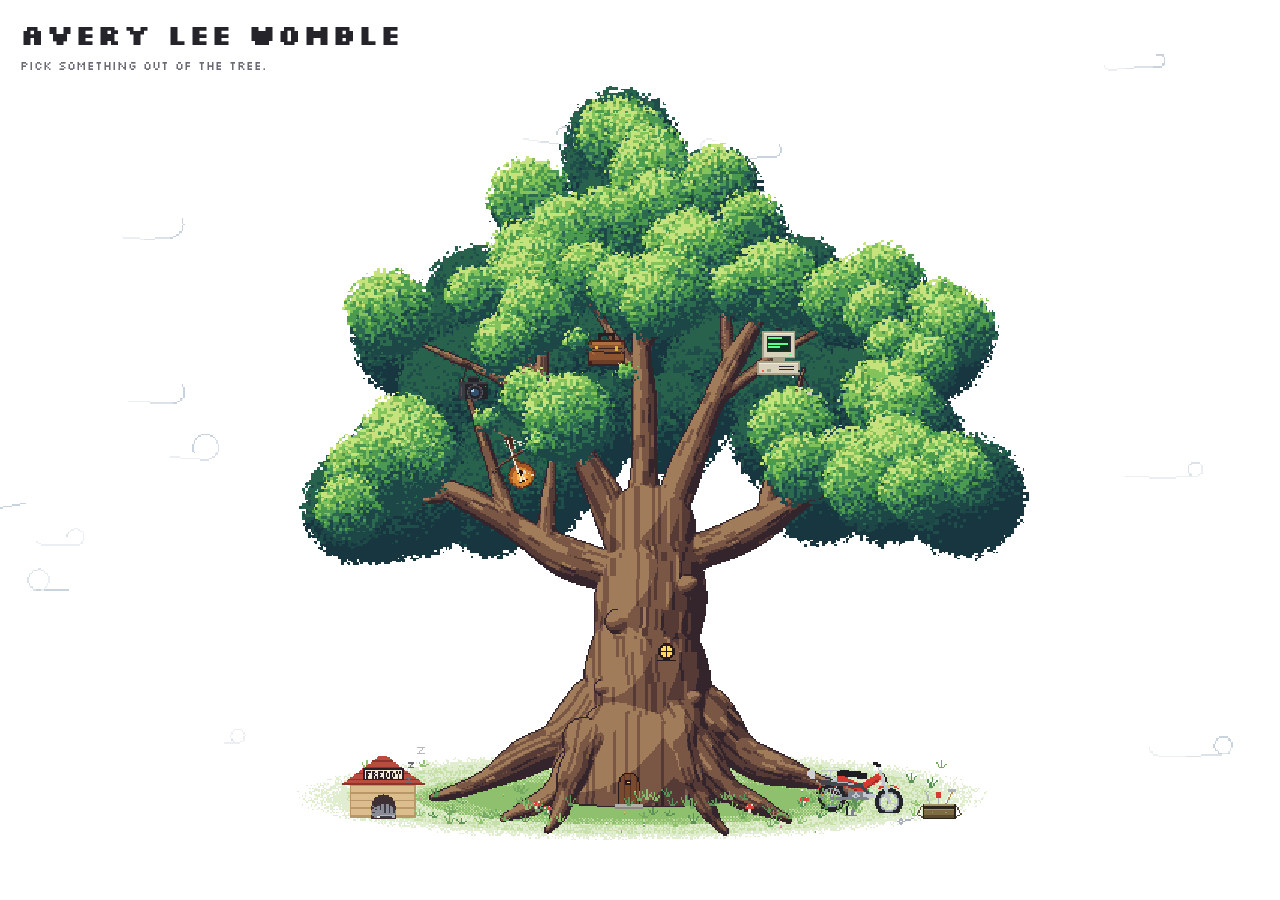
<file: index.html>
<!doctype html>
<html lang="en">
<head>
<meta charset="utf-8">
<meta name="viewport" content="width=device-width, initial-scale=1">
<title>Avery Lee Womble</title>
<meta name="description" content="Avery Lee Womble: music, motorcycles and wrenching, business and career.">
<link rel="stylesheet" href="style.css">
</head>
<body class="landing">
  <div id="stage">
    <canvas id="scene" aria-hidden="true"></canvas>
    <nav aria-label="Sections">
      <a class="spot" id="spot-music" href="music.html"><span>Music</span></a>
      <a class="spot" id="spot-business" href="business.html"><span>Business &amp; Career</span></a>
      <a class="spot" id="spot-moto" href="motorcycles.html"><span>Motorcycles &amp; Wrenching</span></a>
      <a class="spot" id="spot-camera" href="cinematography.html"><span>Cinematography</span></a>
      <a class="spot" id="spot-pc" href="tech-projects.html"><span>Tech Projects</span></a>
      <a class="spot" id="spot-freddy" href="freddy.html"><span>Freddy</span></a>
      <a class="spot" id="spot-bus" href="skoolie.html"><span>Skoolie Conversion</span></a>
    </nav>
  </div>

  <header class="title">
    <h1>Avery Lee Womble</h1>
    <p>Pick something out of the tree.</p>
  </header>

  <script src="tree.js"></script>
</body>
</html>
</file>
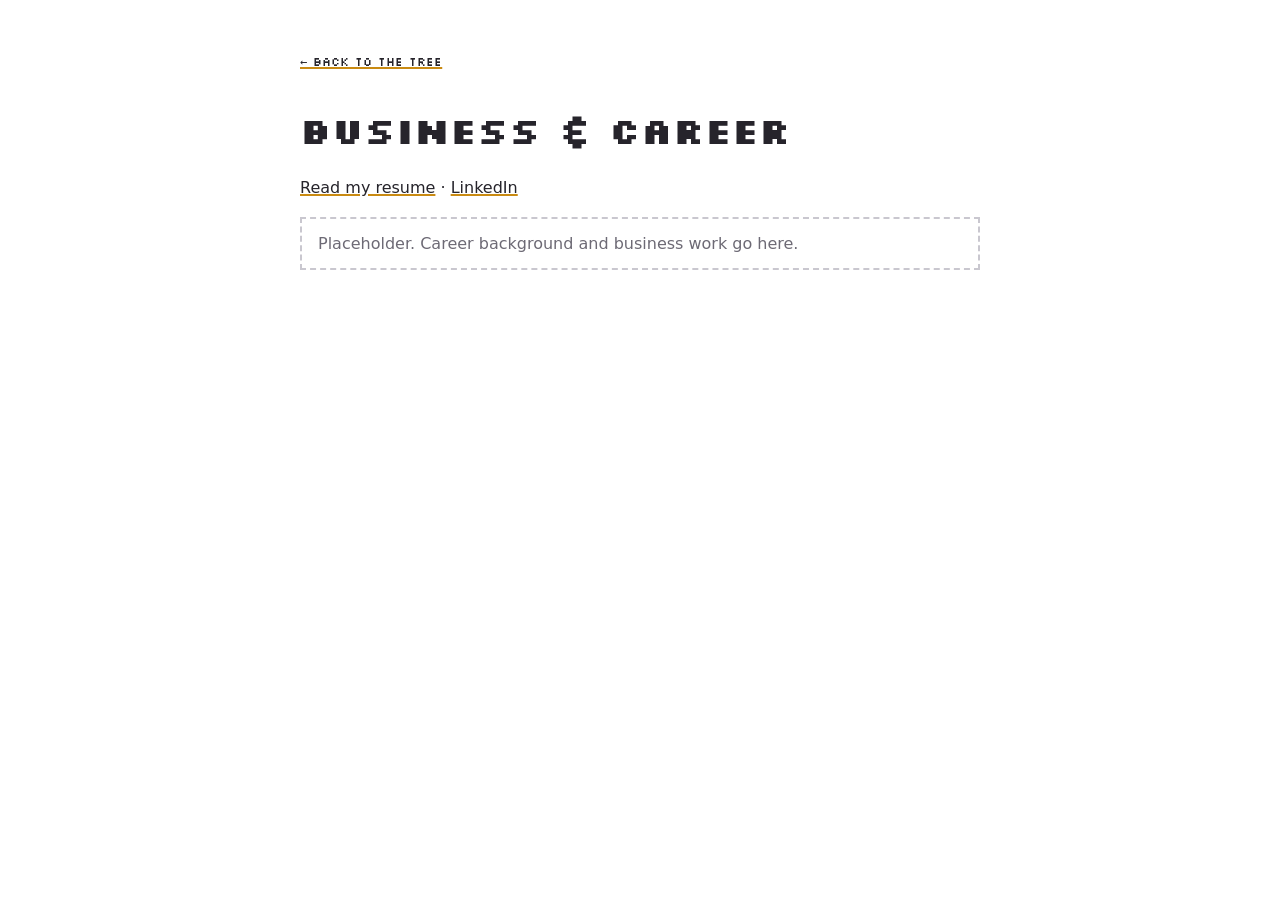
<file: business.html>
<!doctype html>
<html lang="en">
<head>
<meta charset="utf-8">
<meta name="viewport" content="width=device-width, initial-scale=1">
<title>Business &amp; Career | Avery Lee Womble</title>
<link rel="stylesheet" href="style.css">
</head>
<body>
  <main class="page">
    <a class="back" href="index.html">&larr; Back to the tree</a>
    <h1>Business &amp; Career</h1>
    <p><a href="resume.html">Read my resume</a> &middot; <a href="https://www.linkedin.com/in/avery-lee-womble-p-e-0b1449158" target="_blank" rel="noopener noreferrer">LinkedIn</a></p>
    <p class="todo">Placeholder. Career background and business work go here.</p>
  </main>
</body>
</html>
</file>
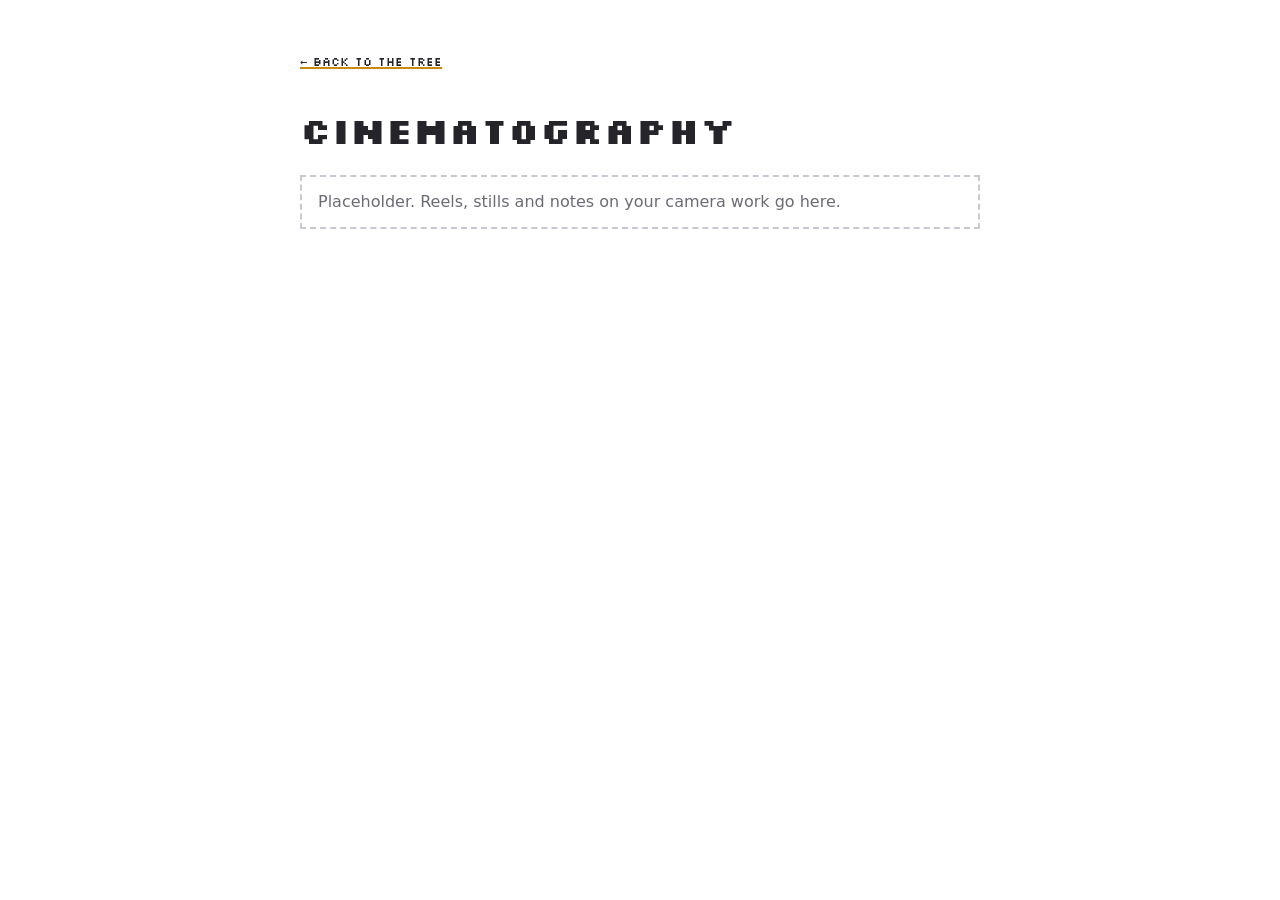
<file: cinematography.html>
<!doctype html>
<html lang="en">
<head>
<meta charset="utf-8">
<meta name="viewport" content="width=device-width, initial-scale=1">
<title>Cinematography | Avery Lee Womble</title>
<link rel="stylesheet" href="style.css">
</head>
<body>
  <main class="page">
    <a class="back" href="index.html">&larr; Back to the tree</a>
    <h1>Cinematography</h1>
    <p class="todo">Placeholder. Reels, stills and notes on your camera work go here.</p>
  </main>
</body>
</html>
</file>
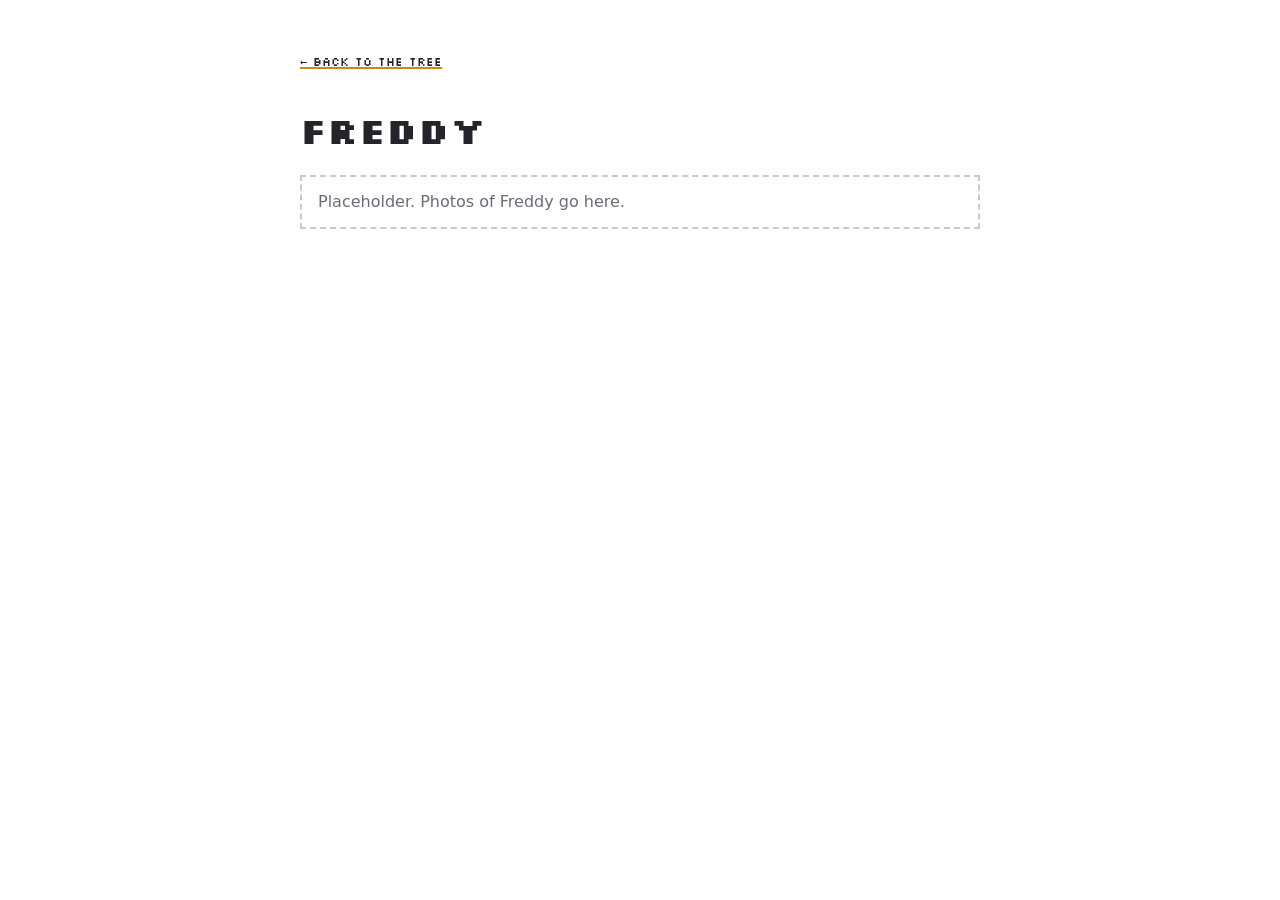
<file: freddy.html>
<!doctype html>
<html lang="en">
<head>
<meta charset="utf-8">
<meta name="viewport" content="width=device-width, initial-scale=1">
<title>Freddy | Avery Lee Womble</title>
<link rel="stylesheet" href="style.css">
</head>
<body>
  <main class="page">
    <a class="back" href="index.html">&larr; Back to the tree</a>
    <h1>Freddy</h1>
    <p class="todo">Placeholder. Photos of Freddy go here.</p>
  </main>
</body>
</html>
</file>
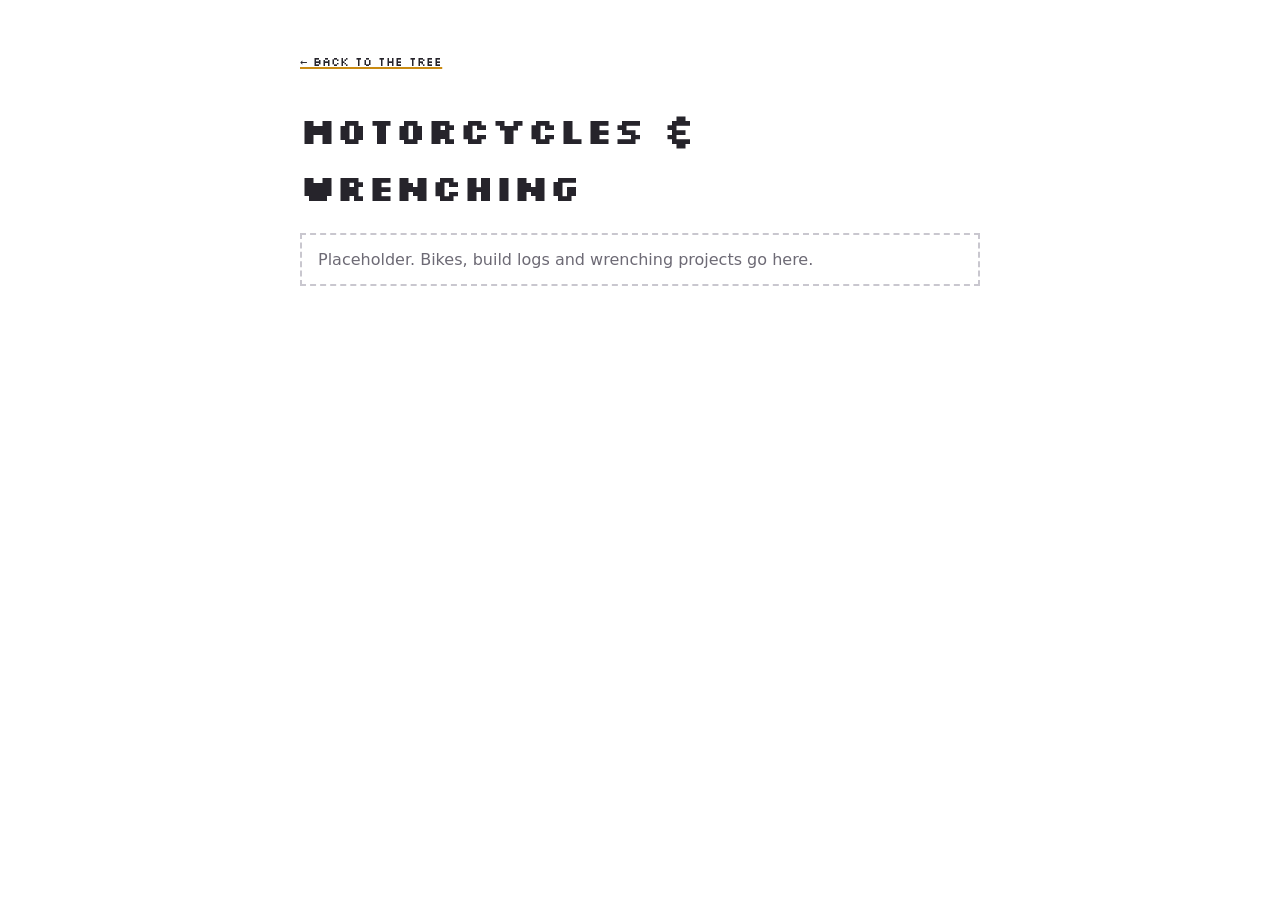
<file: motorcycles.html>
<!doctype html>
<html lang="en">
<head>
<meta charset="utf-8">
<meta name="viewport" content="width=device-width, initial-scale=1">
<title>Motorcycles &amp; Wrenching | Avery Lee Womble</title>
<link rel="stylesheet" href="style.css">
</head>
<body>
  <main class="page">
    <a class="back" href="index.html">&larr; Back to the tree</a>
    <h1>Motorcycles &amp; Wrenching</h1>
    <p class="todo">Placeholder. Bikes, build logs and wrenching projects go here.</p>
  </main>
</body>
</html>
</file>
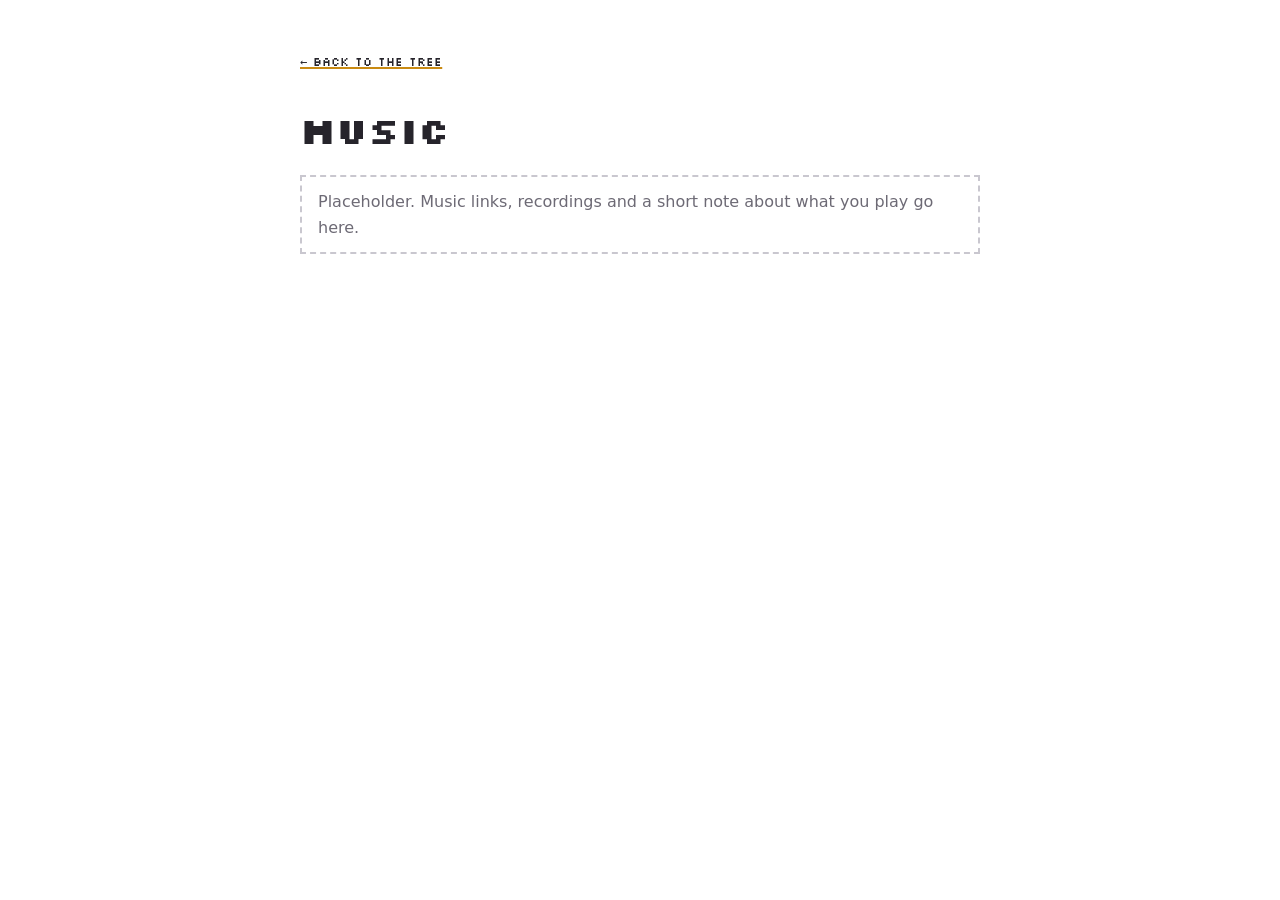
<file: music.html>
<!doctype html>
<html lang="en">
<head>
<meta charset="utf-8">
<meta name="viewport" content="width=device-width, initial-scale=1">
<title>Music | Avery Lee Womble</title>
<link rel="stylesheet" href="style.css">
</head>
<body>
  <main class="page">
    <a class="back" href="index.html">&larr; Back to the tree</a>
    <h1>Music</h1>
    <p class="todo">Placeholder. Music links, recordings and a short note about what you play go here.</p>
  </main>
</body>
</html>
</file>
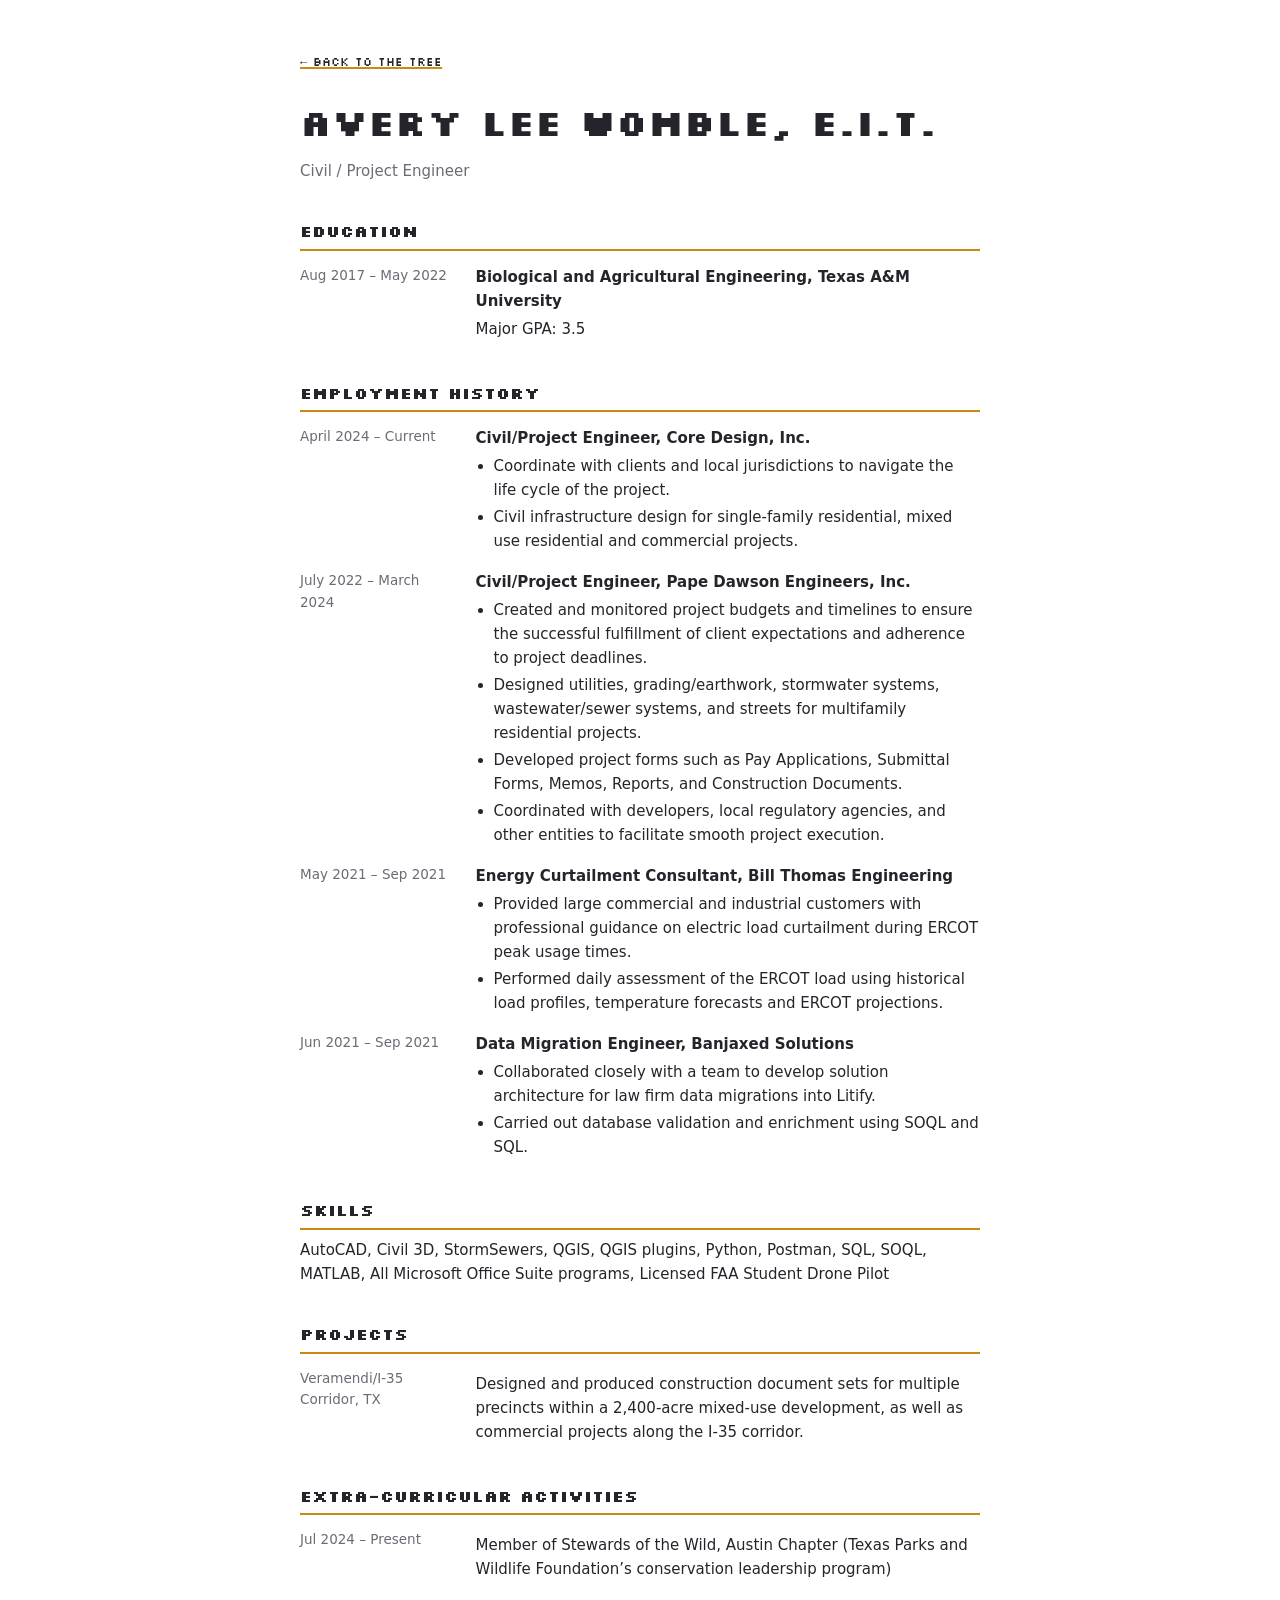
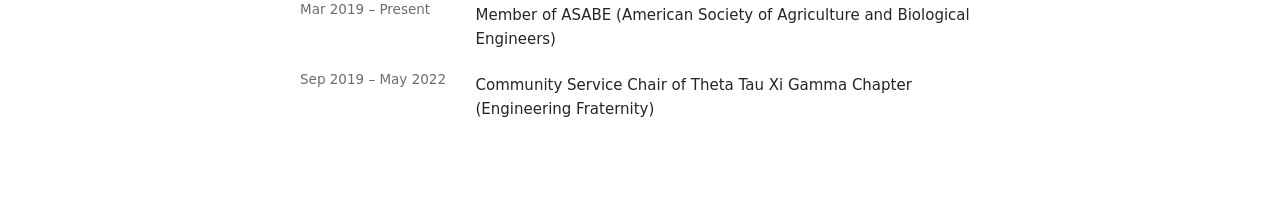
<file: resume.html>
<!doctype html>
<html lang="en">
<head>
<meta charset="utf-8">
<meta name="viewport" content="width=device-width, initial-scale=1">
<title>Resume | Avery Lee Womble</title>
<link rel="stylesheet" href="style.css">
</head>
<body>
  <main class="page">
    <a class="back" href="index.html">&larr; Back to the tree</a>
    <article class="resume" id="resume-body">
      <h1>Avery Lee Womble, E.I.T.</h1>
      <p class="sub">Civil / Project Engineer</p>

      <section>
        <h2>Education</h2>
        <div class="row">
          <span class="when">Aug 2017 &ndash; May 2022</span>
          <div>
            <strong>Biological and Agricultural Engineering, Texas A&amp;M University</strong>
            <p>Major GPA: 3.5</p>
          </div>
        </div>
      </section>

      <section>
        <h2>Employment History</h2>
        <div class="row">
          <span class="when">April 2024 &ndash; Current</span>
          <div>
            <strong>Civil/Project Engineer, Core Design, Inc.</strong>
            <ul>
              <li>Coordinate with clients and local jurisdictions to navigate the life cycle of the project.</li>
              <li>Civil infrastructure design for single-family residential, mixed use residential and commercial projects.</li>
            </ul>
          </div>
        </div>
        <div class="row">
          <span class="when">July 2022 &ndash; March 2024</span>
          <div>
            <strong>Civil/Project Engineer, Pape Dawson Engineers, Inc.</strong>
            <ul>
              <li>Created and monitored project budgets and timelines to ensure the successful fulfillment of client expectations and adherence to project deadlines.</li>
              <li>Designed utilities, grading/earthwork, stormwater systems, wastewater/sewer systems, and streets for multifamily residential projects.</li>
              <li>Developed project forms such as Pay Applications, Submittal Forms, Memos, Reports, and Construction Documents.</li>
              <li>Coordinated with developers, local regulatory agencies, and other entities to facilitate smooth project execution.</li>
            </ul>
          </div>
        </div>
        <div class="row">
          <span class="when">May 2021 &ndash; Sep 2021</span>
          <div>
            <strong>Energy Curtailment Consultant, Bill Thomas Engineering</strong>
            <ul>
              <li>Provided large commercial and industrial customers with professional guidance on electric load curtailment during ERCOT peak usage times.</li>
              <li>Performed daily assessment of the ERCOT load using historical load profiles, temperature forecasts and ERCOT projections.</li>
            </ul>
          </div>
        </div>
        <div class="row">
          <span class="when">Jun 2021 &ndash; Sep 2021</span>
          <div>
            <strong>Data Migration Engineer, Banjaxed Solutions</strong>
            <ul>
              <li>Collaborated closely with a team to develop solution architecture for law firm data migrations into Litify.</li>
              <li>Carried out database validation and enrichment using SOQL and SQL.</li>
            </ul>
          </div>
        </div>
      </section>

      <section>
        <h2>Skills</h2>
        <p>AutoCAD, Civil 3D, StormSewers, QGIS, QGIS plugins, Python, Postman, SQL, SOQL, MATLAB, All Microsoft Office Suite programs, Licensed FAA Student Drone Pilot</p>
      </section>

      <section>
        <h2>Projects</h2>
        <div class="row">
          <span class="when">Veramendi/I-35 Corridor, TX</span>
          <div>
            <p>Designed and produced construction document sets for multiple precincts within a 2,400-acre mixed-use development, as well as commercial projects along the I-35 corridor.</p>
          </div>
        </div>
      </section>

      <section>
        <h2>Extra-Curricular Activities</h2>
        <div class="row">
          <span class="when">Jul 2024 &ndash; Present</span>
          <div><p>Member of Stewards of the Wild, Austin Chapter (Texas Parks and Wildlife Foundation&rsquo;s conservation leadership program)</p></div>
        </div>
        <div class="row">
          <span class="when">Mar 2019 &ndash; Present</span>
          <div><p>Member of ASABE (American Society of Agriculture and Biological Engineers)</p></div>
        </div>
        <div class="row">
          <span class="when">Sep 2019 &ndash; May 2022</span>
          <div><p>Community Service Chair of Theta Tau Xi Gamma Chapter (Engineering Fraternity)</p></div>
        </div>
      </section>
    </article>
  </main>
</body>
</html>
</file>
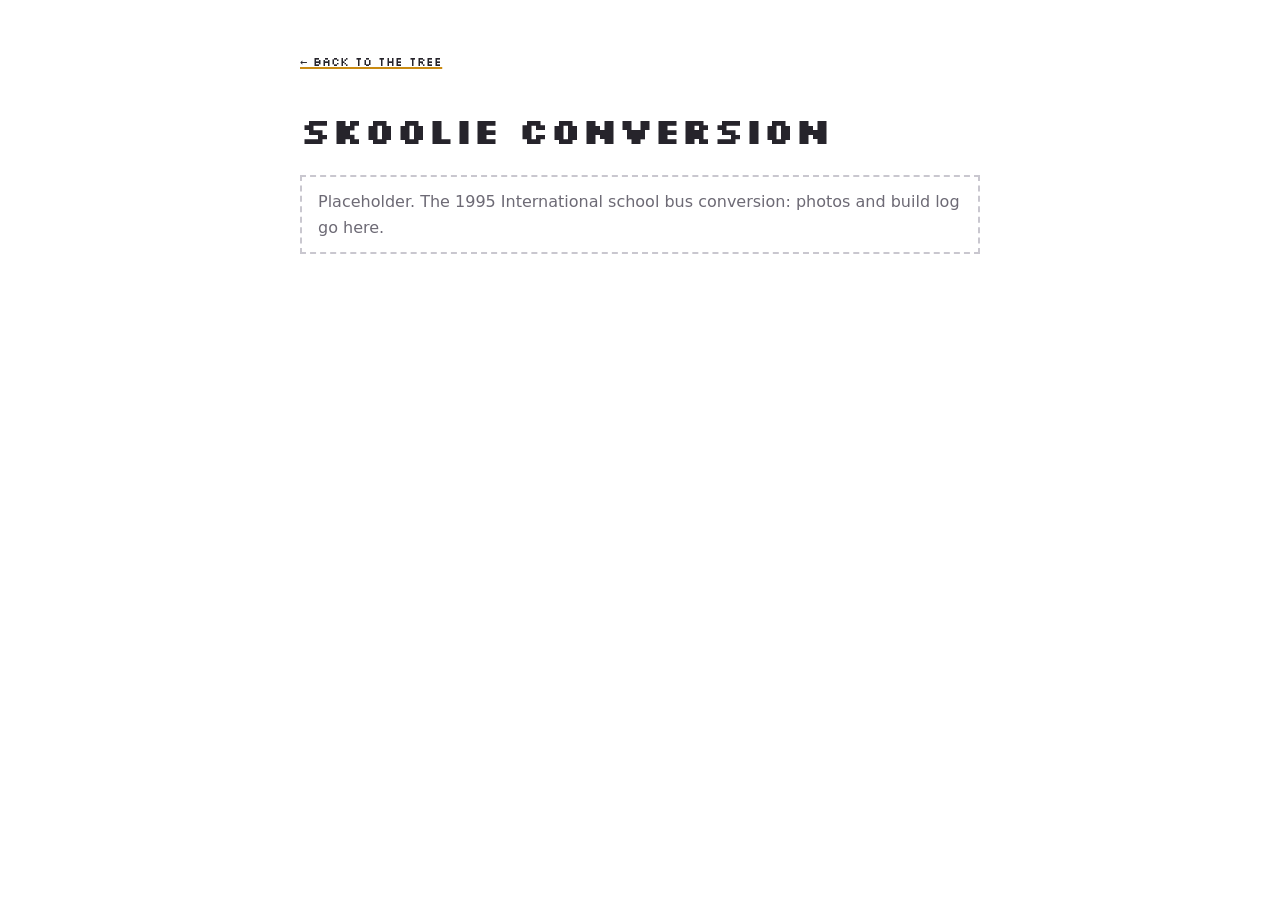
<file: skoolie.html>
<!doctype html>
<html lang="en">
<head>
<meta charset="utf-8">
<meta name="viewport" content="width=device-width, initial-scale=1">
<title>Skoolie Conversion | Avery Lee Womble</title>
<link rel="stylesheet" href="style.css">
</head>
<body>
  <main class="page">
    <a class="back" href="index.html">&larr; Back to the tree</a>
    <h1>Skoolie Conversion</h1>
    <p class="todo">Placeholder. The 1995 International school bus conversion: photos and build log go here.</p>
  </main>
</body>
</html>
</file>
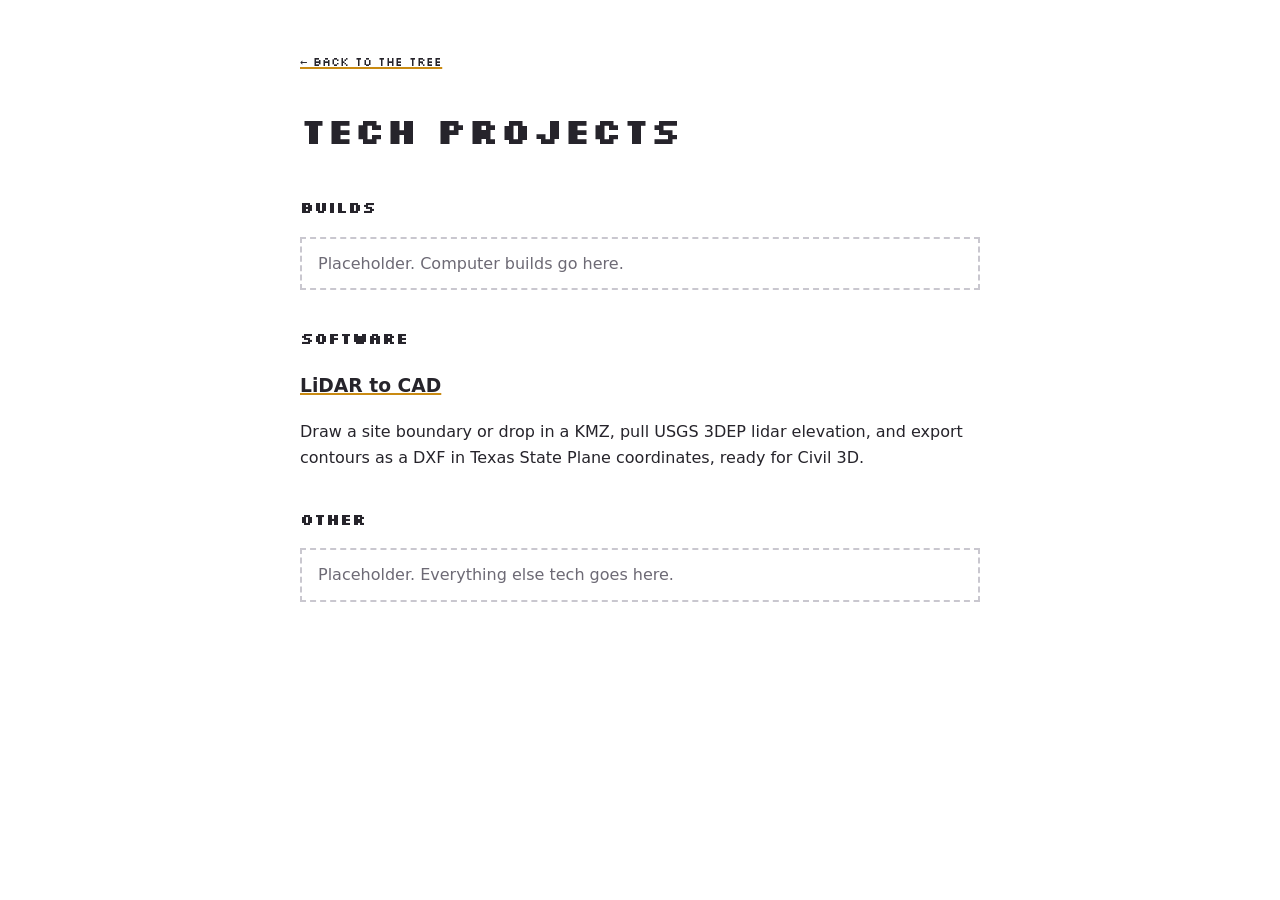
<file: tech-projects.html>
<!doctype html>
<html lang="en">
<head>
<meta charset="utf-8">
<meta name="viewport" content="width=device-width, initial-scale=1">
<title>Tech Projects | Avery Lee Womble</title>
<link rel="stylesheet" href="style.css">
</head>
<body>
  <main class="page">
    <a class="back" href="index.html">&larr; Back to the tree</a>
    <h1>Tech Projects</h1>
    <h2 id="builds">Builds</h2>
    <p class="todo">Placeholder. Computer builds go here.</p>
    <h2 id="software">Software</h2>
    <h3><a href="lidar/">LiDAR to CAD</a></h3>
    <p>Draw a site boundary or drop in a KMZ, pull USGS 3DEP lidar elevation, and export contours as a DXF in Texas State Plane coordinates, ready for Civil 3D.</p>
    <h2 id="other">Other</h2>
    <p class="todo">Placeholder. Everything else tech goes here.</p>
  </main>
</body>
</html>
</file>
<file: style.css>
@import url('https://fonts.googleapis.com/css2?family=Silkscreen:wght@400;700&display=swap');

:root {
  --ink: #26242b;
  --soft: #6d6a75;
  --gold: #c98a12;
  --paper: #ffffff;
}

* { box-sizing: border-box; }

html, body {
  margin: 0;
  height: 100%;
  background: var(--paper);
  color: var(--ink);
  font-family: system-ui, -apple-system, 'Segoe UI', sans-serif;
}

.pixel { font-family: 'Silkscreen', ui-monospace, monospace; }

/* ---------- landing scene ---------- */
body.landing { overflow: hidden; }

#stage {
  position: fixed;
  left: 0;
  top: 0;
  transform-origin: 0 0;
  will-change: transform;
}

#scene {
  position: absolute;
  left: 0;
  top: 0;
  image-rendering: pixelated;
  image-rendering: crisp-edges;
  display: block;
}

.title {
  position: fixed;
  left: 20px;
  top: 16px;
  margin: 0;
  z-index: 2;
  pointer-events: none;
}
.title h1 {
  font-family: 'Silkscreen', ui-monospace, monospace;
  font-size: clamp(16px, 2.4vw, 28px);
  margin: 0;
  letter-spacing: 1px;
}
.title p {
  font-family: 'Silkscreen', ui-monospace, monospace;
  font-size: clamp(9px, 1.1vw, 12px);
  color: var(--soft);
  margin: 6px 0 0;
}

.spot {
  position: absolute;
  z-index: 3;
  display: block;
  text-decoration: none;
  color: var(--ink);
  outline: none;
}
.spot span {
  position: absolute;
  left: 50%;
  top: 100%;
  transform: translateX(-50%);
  white-space: nowrap;
  font-family: 'Silkscreen', ui-monospace, monospace;
  font-size: clamp(9px, 1.1vw, 13px);
  background: var(--paper);
  border: 2px solid var(--ink);
  padding: 3px 7px;
  opacity: 0;
  transition: opacity .12s;
}
.spot:hover span, .spot:focus-visible span { opacity: 1; }
/* the bike sits low on the page, so its label goes above it */
#spot-moto span, #spot-freddy span, #spot-bus span { top: auto; bottom: 100%; }
/* the PC's screen turns into a menu when it is clicked (see tree.js) */
#crt {
  position: absolute;
  z-index: 3;
  display: none;
  pointer-events: none;
  image-rendering: pixelated;
  image-rendering: crisp-edges;
}
.crt-opt {
  position: absolute;
  z-index: 4;
  display: none;
  margin: 0;
  padding: 0;
  border: 0;
  background: none;
  font-size: 0;
  cursor: pointer;
  outline: none;
}
#stage.pc-ready .crt-opt { display: block; }
#stage.pc-open #spot-pc { pointer-events: none; }
@media (hover: none) {
  .spot span { opacity: 1; border-width: 1px; padding: 2px 5px; }
  /* labels are always shown on touch screens, so stagger the two neighbours */
  #spot-business span { top: auto; bottom: 100%; }
}

/* ---------- inner pages ---------- */
.page {
  max-width: 720px;
  margin: 0 auto;
  padding: 48px 20px 80px;
  line-height: 1.6;
}
.page h1 {
  font-family: 'Silkscreen', ui-monospace, monospace;
  font-size: clamp(22px, 5vw, 36px);
  margin: 28px 0 8px;
}
.page h2 {
  font-family: 'Silkscreen', ui-monospace, monospace;
  font-size: 16px;
  margin: 36px 0 8px;
}
.page a { color: var(--ink); text-decoration-color: var(--gold); text-decoration-thickness: 2px; }
.page a:hover { color: var(--gold); }
.back {
  font-family: 'Silkscreen', ui-monospace, monospace;
  font-size: 12px;
}
.todo {
  border: 2px dashed #c9c7cf;
  padding: 12px 16px;
  color: var(--soft);
}

/* ---------- resume (the page, and the sheet that decrypts on the landing page) ---------- */
.resume { font-size: 15px; }
.resume h1 { margin-top: 20px; }
.resume .sub { margin: 0 0 8px; color: var(--soft); }
.resume h2 { border-bottom: 2px solid var(--gold); padding-bottom: 4px; }
.resume .row { display: grid; grid-template-columns: 10.5em 1fr; gap: 4px 18px; margin: 14px 0; }
.resume .when { color: var(--soft); font-size: 0.9em; }
.resume strong { display: block; }
.resume ul { margin: 4px 0 0; padding-left: 1.2em; }
.resume li { margin: 3px 0; }
.resume p { margin: 4px 0; }
@media (max-width: 560px) { .resume .row { grid-template-columns: 1fr; } }

/* ---------- the briefcase opens (see tree.js) ---------- */
#case {
  position: absolute;
  z-index: 3;
  display: none;
  pointer-events: none;
  image-rendering: pixelated;
  image-rendering: crisp-edges;
}
.bc-item {
  position: absolute;
  z-index: 4;
  display: none;
  outline: none;
}
#stage.bc-ready .bc-item { display: block; }
#stage.bc-open #spot-business { pointer-events: none; }

#resume {
  position: fixed;
  inset: 0;
  z-index: 10;
  display: none;
  background: rgba(24, 28, 22, 0.38);
}
#resume.on { display: block; }
#resume .rpage {
  position: fixed;
  overflow: auto;
  box-sizing: border-box;
  padding: clamp(14px, 3vw, 34px);
  background: #f4ecd8;
  color: #26242b;
  border: 3px solid #c9bfa5;
  box-shadow: 0 10px 40px rgba(0, 0, 0, 0.35);
  font-family: ui-monospace, 'Cascadia Mono', Consolas, 'Courier New', monospace;
  font-size: clamp(11px, 1.45vw, 14px);
  line-height: 1.45;
  transition: left .6s cubic-bezier(.2, .8, .2, 1), top .6s cubic-bezier(.2, .8, .2, 1),
              width .6s cubic-bezier(.2, .8, .2, 1), height .6s cubic-bezier(.2, .8, .2, 1);
}
#resume .rpage * { font-family: inherit; font-size: inherit; }
#resume .rpage h1 { font-size: 1.5em; margin: 0 0 4px; }
#resume .rpage h2 { font-size: 1.05em; margin: 20px 0 6px; text-transform: uppercase; letter-spacing: 1px; }
#resume .rpage .row { grid-template-columns: 11em 1fr; }
#resume .rpage.enc { color: #1c8a43; text-shadow: 0 0 6px rgba(93, 255, 138, 0.55); }
#resume .rpage { color: #26242b; transition-property: left, top, width, height, color; }
#resume .rclose {
  position: fixed;
  top: 12px;
  right: 14px;
  z-index: 11;
  font: 12px 'Silkscreen', ui-monospace, monospace;
  background: var(--paper);
  border: 2px solid var(--ink);
  padding: 5px 10px;
  cursor: pointer;
}
@media (max-width: 560px) { #resume .rpage .row { grid-template-columns: 1fr; } }
</file>
